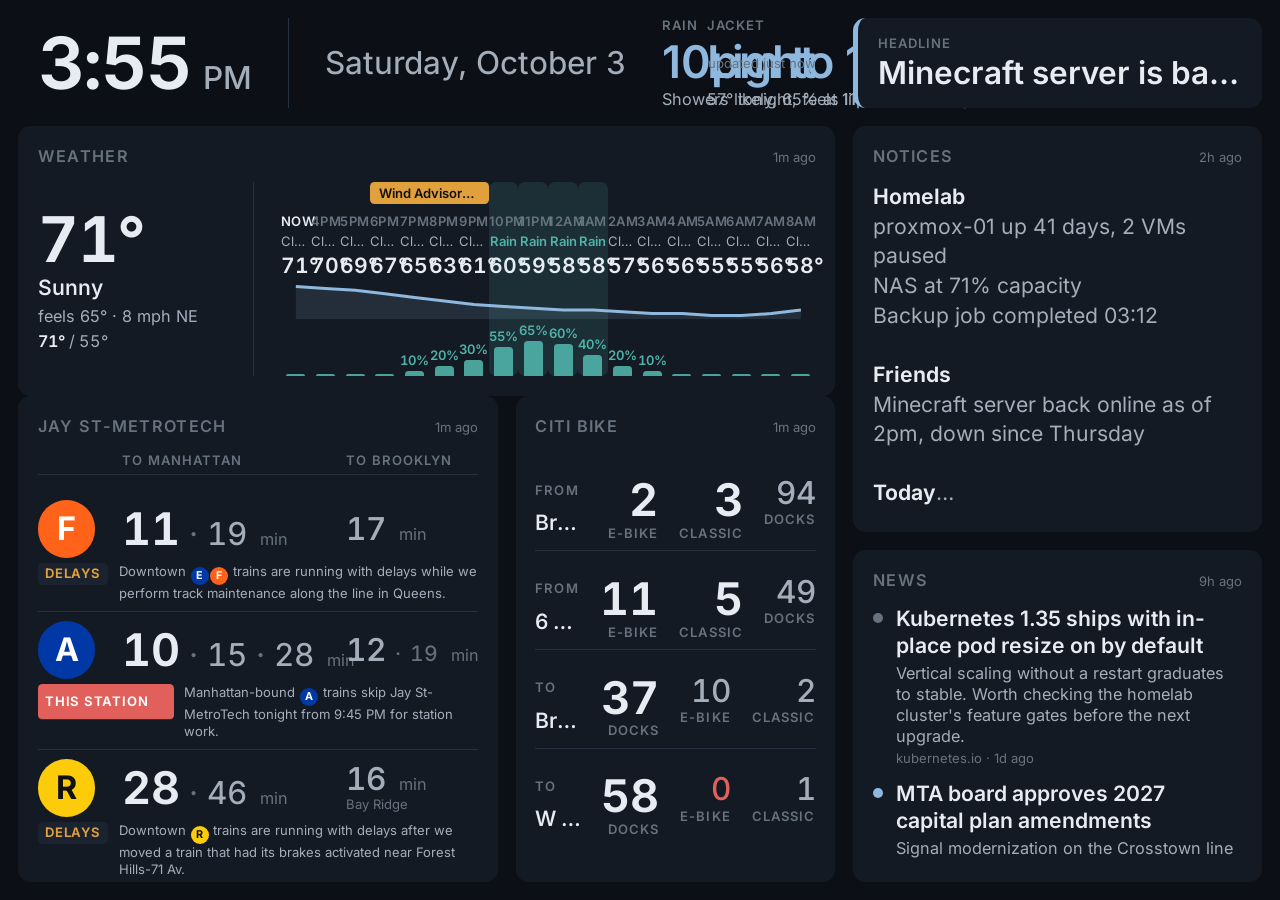
<file: web/mock.html>
<!doctype html>
<html lang="en">
<head>
  <meta charset="utf-8">
  <meta name="viewport" content="width=device-width, initial-scale=1, viewport-fit=cover">
  <title>Harbinger</title>
  <link rel="icon" href="data:,">
  <link rel="stylesheet" href="styles.css">
</head>
<body>
  <main class="board" id="board">
    <div class="measured">
      <header class="band" id="band"></header>
      <div id="strip"></div>
      <div class="bottom" id="bottom"></div>
    </div>
    <div class="told" id="told"></div>
  </main>
  <script src="config.js"></script>
  <script src="config.mock.js"></script>
  <script src="app.js"></script>
</body>
</html>
</file>
<file: web/styles.css>
/* Layout: two columns. Left (two thirds) is what the world measures: a band with
   clock and verdicts, an hourly weather strip, then transit and bikes. Right (one
   third) is what the agent says: headline, notices, news. Every size derives from
   viewport height so the board scales to the panel it is on. Single dark theme by
   design: this is a wall display in a hallway. */

@font-face {
  font-family: "Inter";
  font-style: normal;
  font-weight: 100 900;
  font-display: swap;
  src: url("fonts/Inter-Variable.woff2") format("woff2");
}

:root {
  color-scheme: dark;

  --bg: #0c1016;
  --surface: #141a23;
  --surface-2: #1b2330;
  --line: #27313f;
  --fg: #e7ecf2;
  --fg-2: #a4aebb;
  --fg-3: #67727f;

  --accent: #8fb8de;      /* verdicts, headline, temperature line */
  --rain: #4fb3a9;        /* precipitation */
  --good: #5cb985;
  --warn: #e0a13d;
  --crit: #e2605c;

  --font: "Inter", system-ui, -apple-system, "Segoe UI", Roboto, sans-serif;

  --fs-clock: 8vh;
  --fs-hero: 7vh;
  --fs-xl: 5vh;
  --fs-lg: 3.5vh;
  --fs-md: 2.35vh;
  --fs-sm: 1.8vh;
  --fs-xs: 1.45vh;

  --gap: 2vh;
  --pad: 2.2vh;
  --radius: 1.4vh;

  --cols: 2fr 1fr;
  --band-h: 10vh;
  --strip-h: 28vh;
  --left-bottom: 60fr 40fr;
}

* { box-sizing: border-box; }

html, body { height: 100%; margin: 0; }

body {
  background: var(--bg);
  color: var(--fg);
  font-family: var(--font);
  font-size: var(--fs-md);
  line-height: 1.25;
  overflow: hidden;
  -webkit-font-smoothing: antialiased;
}

h1, h2, h3, p { margin: 0; font-weight: inherit; }

.num { font-variant-numeric: tabular-nums; }

.label {
  font-size: var(--fs-xs);
  font-weight: 600;
  letter-spacing: 0.08em;
  text-transform: uppercase;
  color: var(--fg-3);
}

/* ---------- shell ---------- */

.board {
  height: 100%;
  display: grid;
  grid-template-columns: var(--cols);
  gap: var(--gap);
  padding: var(--gap);
}

.measured {
  display: grid;
  grid-template-rows: var(--band-h) var(--strip-h) minmax(0, 1fr);
  gap: var(--gap);
  min-width: 0;
  min-height: 0;
}

.bottom {
  display: grid;
  grid-template-columns: var(--left-bottom);
  gap: var(--gap);
  min-height: 0;
}

.told {
  display: grid;
  grid-template-rows: auto minmax(0, 11fr) minmax(0, 9fr);
  gap: var(--gap);
  min-width: 0;
  min-height: 0;
}

.told.no-headline { grid-template-rows: minmax(0, 11fr) minmax(0, 9fr); }

.board.offline .band-status { color: var(--crit); }

/* ---------- band ---------- */

.band {
  display: flex;
  align-items: center;
  gap: calc(var(--gap) * 2);
  padding-inline: var(--pad);
  min-width: 0;
}

.clock {
  display: flex;
  align-items: baseline;
  gap: 1.2vh;
  flex: 0 0 auto;
}

.clock-time {
  font-size: var(--fs-clock);
  font-weight: 650;
  letter-spacing: -0.02em;
  line-height: 1;
}

.clock-ampm {
  font-size: var(--fs-lg);
  font-weight: 500;
  color: var(--fg-2);
}

.date {
  font-size: var(--fs-lg);
  font-weight: 450;
  color: var(--fg-2);
  flex: 0 0 auto;
  border-left: 1px solid var(--line);
  padding-left: calc(var(--gap) * 2);
  align-self: stretch;
  display: flex;
  align-items: center;
}

.verdicts {
  display: flex;
  gap: calc(var(--gap) * 2.5);
  margin-left: auto;
  min-width: 0;
}

.verdict {
  display: flex;
  flex-direction: column;
  gap: 0.6vh;
  min-width: 0;
}

.verdict-value {
  font-size: var(--fs-xl);
  font-weight: 600;
  line-height: 1;
  white-space: nowrap;
  color: var(--accent);
}

.verdict-detail {
  font-size: var(--fs-sm);
  color: var(--fg-2);
  white-space: nowrap;
}

.band-status {
  font-size: var(--fs-xs);
  color: var(--fg-3);
  flex: 0 0 auto;
}

/* ---------- panes ---------- */

.pane {
  background: var(--surface);
  border-radius: var(--radius);
  padding: var(--pad);
  display: flex;
  flex-direction: column;
  gap: calc(var(--gap) * 0.9);
  min-width: 0;
  min-height: 0;
  overflow: hidden;
}

.pane-head {
  display: flex;
  justify-content: space-between;
  align-items: baseline;
  gap: var(--gap);
}

.pane-head h2 {
  font-size: var(--fs-sm);
  font-weight: 600;
  letter-spacing: 0.08em;
  text-transform: uppercase;
  color: var(--fg-3);
  white-space: nowrap;
  overflow: hidden;
  text-overflow: ellipsis;
}

.age {
  font-size: var(--fs-xs);
  color: var(--fg-3);
  white-space: nowrap;
}

.pane-body {
  display: flex;
  flex-direction: column;
  gap: calc(var(--gap) * 0.9);
  min-height: 0;
  flex: 1 1 auto;
}

.pane-body.empty {
  color: var(--fg-3);
  font-size: var(--fs-sm);
}

/* Staleness: desaturate past budget, fade past 3x budget. */
.pane.stale .pane-body { filter: saturate(0.3); }
.pane.stale .age { color: var(--warn); }
.pane.dead .pane-body { opacity: 0.3; filter: saturate(0); }
.pane.dead .age { color: var(--crit); }

/* ---------- weather strip ---------- */

.strip-body {
  display: grid;
  grid-template-columns: auto minmax(0, 1fr);
  gap: calc(var(--gap) * 1.5);
  min-height: 0;
  flex: 1 1 auto;
}

.wx-anchor {
  display: flex;
  flex-direction: column;
  justify-content: center;
  gap: 0.5vh;
  padding-right: calc(var(--gap) * 1.5);
  border-right: 1px solid var(--line);
  min-width: 24vh;
}

.wx-temp {
  font-size: var(--fs-hero);
  font-weight: 650;
  line-height: 1;
  letter-spacing: -0.02em;
}

.wx-cond { font-size: var(--fs-md); font-weight: 550; }
.wx-sub { font-size: var(--fs-sm); color: var(--fg-2); }
.wx-range { font-size: var(--fs-sm); color: var(--fg-2); }
.wx-range strong { color: var(--fg); font-weight: 600; }

.hours {
  position: relative;
  display: grid;
  grid-template-columns: repeat(var(--hours), minmax(0, 1fr));
  grid-template-rows: auto auto auto auto minmax(0, 1fr) 6vh;
  row-gap: 0.4vh;
  min-height: 0;
  align-items: end;
}

.hours > * { min-width: 0; text-align: center; }

.h-shade {
  grid-row: 1 / -1;
  align-self: stretch;
  background: color-mix(in srgb, var(--rain) 14%, transparent);
  border-radius: 0.8vh;
}

.h-alert {
  grid-row: 1;
  font-size: var(--fs-xs);
  font-weight: 600;
  color: #111;
  background: var(--warn);
  border-radius: 0.5vh;
  padding: 0.3vh 1vh;
  margin-bottom: 0.6vh;
  white-space: nowrap;
  overflow: hidden;
  text-overflow: ellipsis;
  text-align: left;
}

.h-alert.warning { background: var(--crit); color: #fff; }

.h-time { grid-row: 2; font-size: var(--fs-xs); color: var(--fg-3); font-weight: 600; letter-spacing: 0.04em; text-transform: uppercase; }
.h-time.now { color: var(--fg); }

.h-kind { grid-row: 3; font-size: var(--fs-xs); color: var(--fg-2); white-space: nowrap; overflow: hidden; text-overflow: ellipsis; }
.h-kind.rain, .h-kind.storm, .h-kind.snow { color: var(--rain); font-weight: 600; }

.h-temp { grid-row: 4; font-size: var(--fs-md); font-weight: 600; }

.h-line-area {
  grid-row: 5;
  grid-column: 1 / -1;
  align-self: stretch;
  position: relative;
  min-height: 4vh;
}

.h-line {
  position: absolute;
  inset: 0;
  width: 100%;
  height: 100%;
  overflow: visible;
}

.h-line .temp-area { fill: var(--accent); opacity: 0.12; }
.h-line .temp-line { fill: none; stroke: var(--accent); stroke-width: 3; stroke-linejoin: round; }

.h-pop {
  grid-row: 6;
  align-self: stretch;
  display: flex;
  flex-direction: column;
  justify-content: flex-end;
  align-items: center;
  gap: 0.3vh;
  padding-inline: 18%;
}

.h-pop-n { font-size: var(--fs-xs); color: var(--rain); font-weight: 600; }

.h-pop-bar {
  width: 100%;
  min-height: 2px;
  background: var(--rain);
  border-radius: 0.4vh 0.4vh 0 0;
  opacity: 0.9;
}

/* ---------- transit ---------- */

.bullet {
  display: inline-flex;
  align-items: center;
  justify-content: center;
  border-radius: 50%;
  font-weight: 700;
  color: #fff;
  line-height: 1;
  flex: 0 0 auto;
}

.bullet-dark { color: #111; }
.bullet-lg { width: 6.4vh; height: 6.4vh; font-size: 3.6vh; }
.bullet-xs { width: 2vh; height: 2vh; font-size: 1.2vh; vertical-align: -0.3vh; margin: 0 0.1vh; }

.board-head,
.line {
  display: grid;
  grid-template-columns: 6.4vh minmax(0, 3fr) minmax(0, 2fr);
  column-gap: 3vh;
}

.board-head {
  padding-bottom: 0.6vh;
  border-bottom: 1px solid var(--line);
}

.lines {
  display: flex;
  flex-direction: column;
  justify-content: space-evenly;
  gap: 0;
  min-height: 0;
  flex: 1 1 auto;
}

.line {
  row-gap: 0.6vh;
  align-items: center;
  padding-block: 1vh;
  border-bottom: 1px solid var(--line);
}

.line:last-child { border-bottom: 0; }

.dir {
  display: flex;
  flex-direction: column;
  gap: 0.2vh;
  min-width: 0;
}

.dest { font-size: var(--fs-xs); color: var(--fg-3); }

.arrivals {
  display: flex;
  align-items: baseline;
  gap: 1vh;
  white-space: nowrap;
}

.arrivals .first { font-size: var(--fs-xl); font-weight: 650; line-height: 1; }
.arrivals .rest { font-size: var(--fs-lg); font-weight: 450; color: var(--fg-2); line-height: 1; }
.arrivals .sep { font-size: var(--fs-lg); color: var(--fg-3); line-height: 1; }
.arrivals .unit { font-size: var(--fs-sm); color: var(--fg-3); margin-left: 0.4vh; }
.arrivals .none { font-size: var(--fs-md); color: var(--fg-3); }

.dir.minor .arrivals .first { font-size: var(--fs-lg); font-weight: 550; color: var(--fg-2); }
.dir.minor .arrivals .rest { font-size: var(--fs-md); color: var(--fg-3); }
.dir.minor .arrivals .sep { font-size: var(--fs-md); }

.line-alerts {
  grid-column: 1 / -1;
  display: flex;
  flex-direction: column;
  gap: 0.5vh;
}

.line-alert {
  display: flex;
  align-items: flex-start;
  gap: 1.2vh;
  font-size: var(--fs-xs);
  color: var(--fg-2);
  line-height: 1.3;
}

.chip {
  font-size: var(--fs-xs);
  font-weight: 650;
  letter-spacing: 0.06em;
  text-transform: uppercase;
  padding: 0.25vh 0.8vh;
  border-radius: 0.5vh;
  background: var(--surface-2);
  color: var(--warn);
  white-space: nowrap;
  flex: 0 0 auto;
}

.chip.station { background: var(--crit); color: #fff; }

/* ---------- bikes ---------- */

.stations {
  display: flex;
  flex-direction: column;
  justify-content: space-evenly;
  min-height: 0;
  flex: 1 1 auto;
}

.station {
  display: grid;
  grid-template-columns: minmax(0, 1fr) auto;
  column-gap: 2vh;
  row-gap: 0.3vh;
  align-items: center;
  padding-block: 1vh;
  border-bottom: 1px solid var(--line);
}

.station:last-child { border-bottom: 0; }

.station-name {
  font-size: var(--fs-md);
  font-weight: 550;
  white-space: nowrap;
  overflow: hidden;
  text-overflow: ellipsis;
}

.station .label { grid-column: 1; }
.station .station-name { grid-column: 1; }
.station .counts { grid-column: 2; grid-row: 1 / span 2; }

.counts { display: flex; gap: 2.4vh; }
.count { display: flex; flex-direction: column; align-items: flex-end; gap: 0.3vh; }
.count-n { font-size: var(--fs-xl); font-weight: 650; line-height: 1; }
.count.minor .count-n { font-size: var(--fs-lg); font-weight: 500; color: var(--fg-2); }
.count.zero .count-n { color: var(--crit); }

.station.closed .station-name::after {
  content: " · not renting";
  color: var(--crit);
  font-weight: 450;
}

/* ---------- agent column ---------- */

.pane-headline {
  height: var(--band-h);
  padding-block: 1.2vh;
  gap: 0.4vh;
  justify-content: center;
  border-left: 0.6vh solid var(--accent);
}

.headline-text {
  font-size: var(--fs-lg);
  font-weight: 600;
  line-height: 1.15;
  white-space: nowrap;
  overflow: hidden;
  text-overflow: ellipsis;
}

.news-list {
  position: relative;          /* children's offsetTop is relative to the list */
  display: flex;
  flex-direction: column;
  gap: calc(var(--gap) * 0.8);
  min-height: 0;
  overflow: hidden;            /* scrolled by script, never by a scrollbar */
}

.news-item {
  display: grid;
  grid-template-columns: 1.1vh 1fr;
  column-gap: 1.4vh;
  row-gap: 0.4vh;
}

.news-mark {
  grid-row: 1 / span 3;
  width: 1.1vh;
  height: 1.1vh;
  border-radius: 50%;
  margin-top: 0.8vh;
  background: var(--fg-3);
}

.news-item.high .news-mark { background: var(--accent); }
.news-item.low { opacity: 0.7; }

.news-title { font-size: var(--fs-md); font-weight: 600; text-wrap: balance; }
.news-summary { font-size: var(--fs-sm); color: var(--fg-2); line-height: 1.3; }
.news-meta { font-size: var(--fs-xs); color: var(--fg-3); }

.notices-text {
  font-size: var(--fs-md);
  line-height: 1.4;
  color: var(--fg-2);
  white-space: pre-wrap;
  overflow: hidden;
}

.notices-text strong { color: var(--fg); font-weight: 650; }

.pane-notices.high .notices-text { color: var(--fg); }
.pane-notices.high .pane-head h2 { color: var(--warn); }

/* ---------- narrow fallback (not the kiosk; previews on small screens) ---------- */

@media (max-width: 1100px) {
  :root {
    --fs-clock: 3rem; --fs-hero: 2.6rem; --fs-xl: 1.8rem; --fs-lg: 1.35rem;
    --fs-md: 1rem; --fs-sm: 0.875rem; --fs-xs: 0.72rem;
    --gap: 12px; --pad: 14px; --radius: 10px;
  }
  body { overflow: auto; }
  .board { height: auto; grid-template-columns: 1fr; padding: 16px; }
  .measured { grid-template-rows: auto auto auto; }
  .bottom { grid-template-columns: 1fr; }
  .told, .told.no-headline { grid-template-rows: auto; }
  .band { flex-wrap: wrap; gap: 16px; padding-inline: 0; }
  .date { border-left: 0; padding-left: 0; }
  .verdicts { margin-left: 0; flex-wrap: wrap; gap: 16px; }
  .strip-body { grid-template-columns: 1fr; }
  .wx-anchor { border-right: 0; padding-right: 0; }
  .hours { overflow-x: auto; grid-template-columns: repeat(var(--hours), minmax(56px, 1fr)); grid-template-rows: auto auto auto auto 60px 48px; }
  .pane-headline { min-height: 0; }
  .bullet-lg { width: 44px; height: 44px; font-size: 24px; }
  .bullet-xs { width: 16px; height: 16px; font-size: 10px; vertical-align: -3px; }
}

@media (prefers-reduced-motion: no-preference) {
  .pane-body { transition: filter 600ms ease, opacity 600ms ease; }
}
</file>
